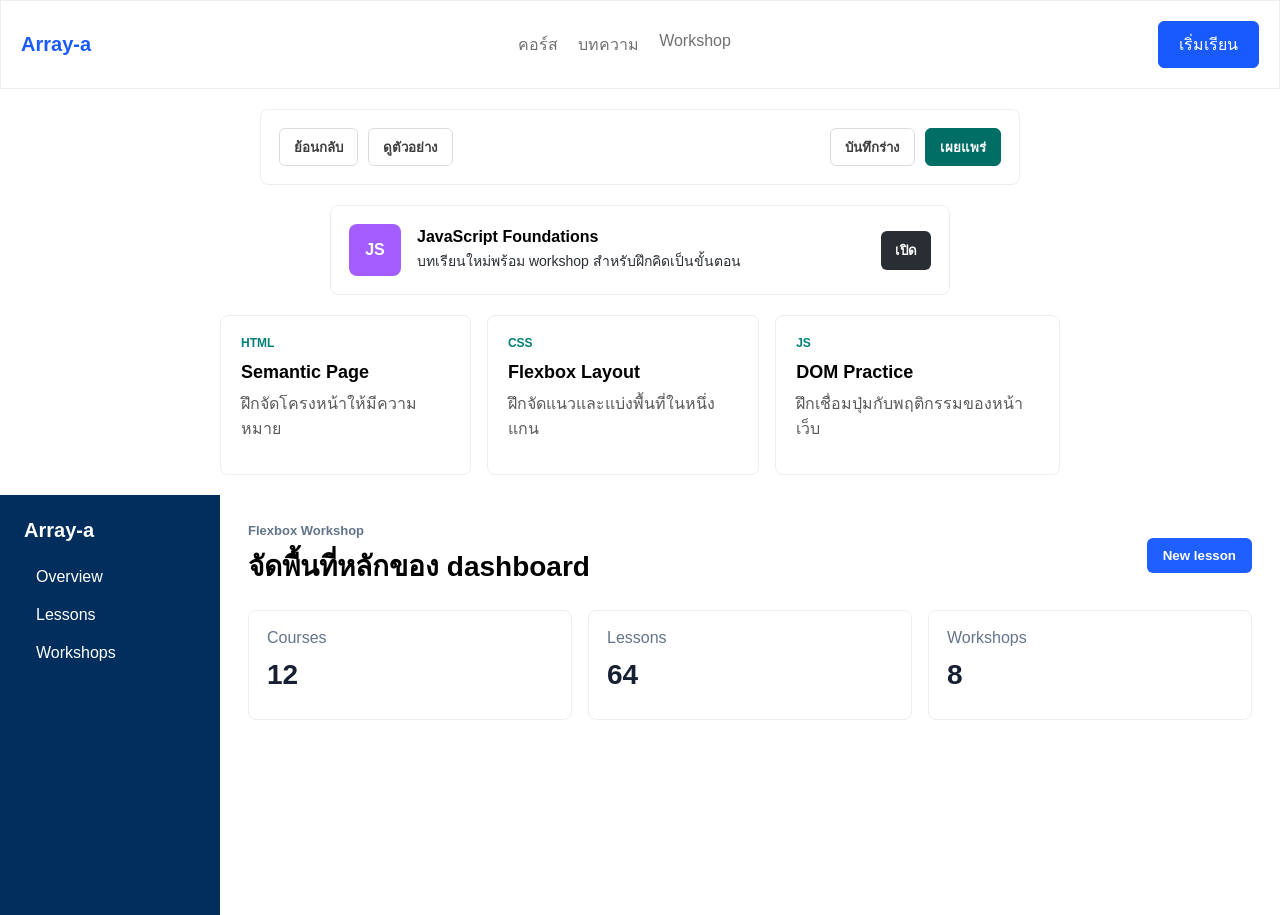
<file: index.html>
<!doctype html>
<html lang="en">
  <head>
    <meta charset="UTF-8" />
    <meta name="viewport" content="width=device-width, initial-scale=1.0" />
    <title>Document</title>
    <link rel="stylesheet" href="index.css" />
  </head>
  <body>
    <header class="app-header">
      <a class="brand" href="#">Array-a</a>
      <nav class="nav">
        <a href="#">คอร์ส</a>
        <a href="#">บทความ</a>
        <a href="#">Workshop</a>
      </nav>
      <a class="cta" href="#">เริ่มเรียน</a>
    </header>

    <div class="panel">
      <div class="action-bar">
        <div class="action-group">
          <button>ย้อนกลับ</button>
          <button>ดูตัวอย่าง</button>
        </div>

        <div class="action-group">
          <button class="secondary">บันทึกร่าง</button>
          <button class="primary">เผยแพร่</button>
        </div>
      </div>
    </div>

    <article class="media">
      <div class="avatar">JS</div>
      <div class="media__content">
        <p class="media__title">JavaScript Foundations</p>
        <p class="media__meta">
          บทเรียนใหม่พร้อม workshop สำหรับฝึกคิดเป็นขั้นตอน
        </p>
      </div>
      <button class="media__action">เปิด</button>
    </article>

    <section class="card-list">
      <article class="card">
        <p class="card__eyebrow">HTML</p>
        <h3>Semantic Page</h3>
        <p>ฝึกจัดโครงหน้าให้มีความหมาย</p>
      </article>

      <article class="card">
        <p class="card__eyebrow">CSS</p>
        <h3>Flexbox Layout</h3>
        <p>ฝึกจัดแนวและแบ่งพื้นที่ในหนึ่งแกน</p>
      </article>

      <article class="card">
        <p class="card__eyebrow">JS</p>
        <h3>DOM Practice</h3>
        <p>ฝึกเชื่อมปุ่มกับพฤติกรรมของหน้าเว็บ</p>
      </article>
    </section>

    <main class="dashboard">
      <aside class="sidebar">
        <p class="logo">Array-a</p>
        <a href="#">Overview</a>
        <a href="#">Lessons</a>
        <a href="#">Workshops</a>
      </aside>

      <section class="main">
        <div class="topbar">
          <div>
            <p class="label">Flexbox Workshop</p>
            <h1>จัดพื้นที่หลักของ dashboard</h1>
          </div>
          <button>New lesson</button>
        </div>

        <div class="summary">
          <article>Courses<br /><strong>12</strong></article>
          <article>Lessons<br /><strong>64</strong></article>
          <article>Workshops<br /><strong>8</strong></article>
        </div>
      </section>
    </main>
  </body>
</html>
</file>
<file: index.css>
* {
    box-sizing: border-box;
    margin: 0;
    padding: 0;
    font-family: Arial, sans-serif;
}

.app-header {
    display: flex;
    justify-content: space-between;
    border: 1px solid #eeeeee;    
    padding: 20px;
    align-items: center;
    margin-bottom: 20px;
}
.brand {
    text-decoration: none;
    color: #195aff;
    font-size: 20px;
    font-weight: 800;
}
.nav {
    display: flex;
    gap: 20px;
}
.nav a{
    text-decoration: none;
    color: #717070;
}
.cta {
    text-decoration: none;
    border: 1px solid #195aff;
    border-radius: 6px;
    background-color: #195aff;
    color: white;
    padding: 10px 20px;
}

.panel {
  width: 760px;
  margin: 0 auto;
  padding: 18px;
  border: 1px solid #eeeeee;
  border-radius: 8px;
  margin-bottom: 20px;
}
.action-bar {
  display: flex;
  align-items: center;
  justify-content: space-between;
  gap: 15px;
}
.action-group {
  display: flex;
  align-items: center;
  gap: 10px;
}
.action-group button {
  height: 38px;
  padding: 0 14px;
  color: #3f3f3f;
  background-color: white;
  border: 1px solid #dcdcdc;
  border-radius: 6px;
  font-weight: 700;
}
.action-group .primary {
  color: white;
  background: #006e65;
  border-color: #006e65;
}

.media {
  display: flex;
  align-items: center;
  gap: 16px;
  width: 620px;
  margin: 0 auto;
  padding: 18px;
  border: 1px solid #eeeeee;
  border-radius: 8px;
  margin-bottom: 20px;
}
.avatar {
  width: 52px;
  height: 52px;
  display: flex;
  align-items: center;
  justify-content: center;
  color: white;
  background: #a35dff;
  border-radius: 8px;
  font-weight: 800;
}
.media__content {
  flex: 1;
}
.media__title {
  font-weight: 800;
}
.media__meta {
  margin-top: 4px;
  color: #292e34;
  font-size: 14px;
}
.media__action {
  padding: 9px 14px;
  color: white;   
  background: #292e34;
  border: 0;
  border-radius: 6px;
  font-weight: 700;
}

.card-list {
  display: flex;
  gap: 16px;
  width: 840px;
  margin: 0 auto;
  margin-bottom: 20px;
}
.card {
  height: 160px;
  padding: 20px;
  border: 1px solid #eeeeee;
  border-radius: 8px;
}
.card__eyebrow {
  margin: 0 0 12px;
  color: #017f75;
  font-size: 12px;
  font-weight: 800;
}
.card h3 {
  margin-bottom: 8px;
  font-size: 18px;
}
.card p:last-child {
  color: #5a5a5a;
}

.dashboard {
  display: flex;
  height: 420px;
}
.sidebar {
  width:220px;
  display: flex;
  flex-direction: column;
  padding: 24px;
  background: #012e5c;
}
.sidebar a {
  padding: 10px 12px;
  color: white;
  text-decoration: none;
  border-radius: 6px;
}
.sidebar a:hover {
  background: rgba(255, 255, 255, 0.12);
}
.logo {
  margin: 0 0 16px;
  font-size: 20px;
  font-weight: 800;
  color: white;
}
.main {
  flex: 1;
  padding: 28px;
}
.topbar {
  display: flex;
  align-items: center;
  justify-content: space-between;
  margin-bottom: 22px;
}
.label {
  color: #64748b;
  font-size: 13px;
  font-weight: 800;
}
h1 {
  margin-top: 6px;
  font-size: 28px;
}
button {
  padding: 10px 16px;
  color: white;
  background: #1f5eff;
  border: 0;
  border-radius: 6px;
  font-weight: 700;
}
.summary {
  display: flex;
  gap: 16px;
}
.summary article {
  flex: 1;
  min-height: 110px;
  padding: 18px;
  border: 1px solid #eeeeee;
  border-radius: 8px;
  color: #64748b;
}
.summary strong {
  display: block;
  margin-top: 12px;
  color: #172033;
  font-size: 28px;
}
</file>
<file: homework1.css>
* {
    box-sizing: border-box;
    margin: 0;
    padding: 0;
    font-family: Arial, sans-serif;
}

.app-header {
    display: flex;
    justify-content: space-between;
    border: 1px solid #eeeeee;    
    padding: 20px;
    align-items: center;
    margin-bottom: 20px;
}
.brand {
    text-decoration: none;
    color: #195aff;
    font-size: 20px;
    font-weight: 800;
}
.nav {
    display: flex;
    gap: 20px;
}
.nav a{
    text-decoration: none;
    color: #717070;
}
.cta {
    text-decoration: none;
    border: 1px solid #195aff;
    border-radius: 6px;
    background-color: #195aff;
    color: white;
    padding: 10px 20px;
}

.panel {
  width: 760px;
  margin: 0 auto;
  padding: 18px;
  border: 1px solid #eeeeee;
  border-radius: 8px;
  margin-bottom: 20px;
}
.action-bar {
  display: flex;
  align-items: center;
  justify-content: space-between;
  gap: 15px;
}
.action-group {
  display: flex;
  align-items: center;
  gap: 10px;
}
.action-group button {
  height: 38px;
  padding: 0 14px;
  color: #3f3f3f;
  background-color: white;
  border: 1px solid #dcdcdc;
  border-radius: 6px;
  font-weight: 700;
}
.action-group .primary {
  color: white;
  background: #006e65;
  border-color: #006e65;
}

.media {
  display: flex;
  align-items: center;
  gap: 16px;
  width: 620px;
  margin: 0 auto;
  padding: 18px;
  border: 1px solid #eeeeee;
  border-radius: 8px;
  margin-bottom: 20px;
}
.avatar {
  width: 52px;
  height: 52px;
  display: flex;
  align-items: center;
  justify-content: center;
  color: white;
  background: #a35dff;
  border-radius: 8px;
  font-weight: 800;
}
.media__content {
  flex: 1;
}
.media__title {
  font-weight: 800;
}
.media__meta {
  margin-top: 4px;
  color: #292e34;
  font-size: 14px;
}
.media__action {
  padding: 9px 14px;
  color: white;   
  background: #292e34;
  border: 0;
  border-radius: 6px;
  font-weight: 700;
}

.card-list {
  display: flex;
  gap: 16px;
  width: 840px;
  margin: 0 auto;
  margin-bottom: 20px;
}
.card {
  height: 160px;
  padding: 20px;
  border: 1px solid #eeeeee;
  border-radius: 8px;
}
.card__eyebrow {
  margin: 0 0 12px;
  color: #017f75;
  font-size: 12px;
  font-weight: 800;
}
.card h3 {
  margin-bottom: 8px;
  font-size: 18px;
}
.card p:last-child {
  color: #5a5a5a;
}

.dashboard {
  display: flex;
  height: 420px;
}
.sidebar {
  width:220px;
  display: flex;
  flex-direction: column;
  padding: 24px;
  background: #012e5c;
}
.sidebar a {
  padding: 10px 12px;
  color: white;
  text-decoration: none;
  border-radius: 6px;
}
.sidebar a:hover {
  background: rgba(255, 255, 255, 0.12);
}
.logo {
  margin: 0 0 16px;
  font-size: 20px;
  font-weight: 800;
  color: white;
}
.main {
  flex: 1;
  padding: 28px;
}
.topbar {
  display: flex;
  align-items: center;
  justify-content: space-between;
  margin-bottom: 22px;
}
.label {
  color: #64748b;
  font-size: 13px;
  font-weight: 800;
}
h1 {
  margin-top: 6px;
  font-size: 28px;
}
button {
  padding: 10px 16px;
  color: white;
  background: #1f5eff;
  border: 0;
  border-radius: 6px;
  font-weight: 700;
}
.summary {
  display: flex;
  gap: 16px;
}
.summary article {
  flex: 1;
  min-height: 110px;
  padding: 18px;
  border: 1px solid #eeeeee;
  border-radius: 8px;
  color: #64748b;
}
.summary strong {
  display: block;
  margin-top: 12px;
  color: #172033;
  font-size: 28px;
}
</file>
